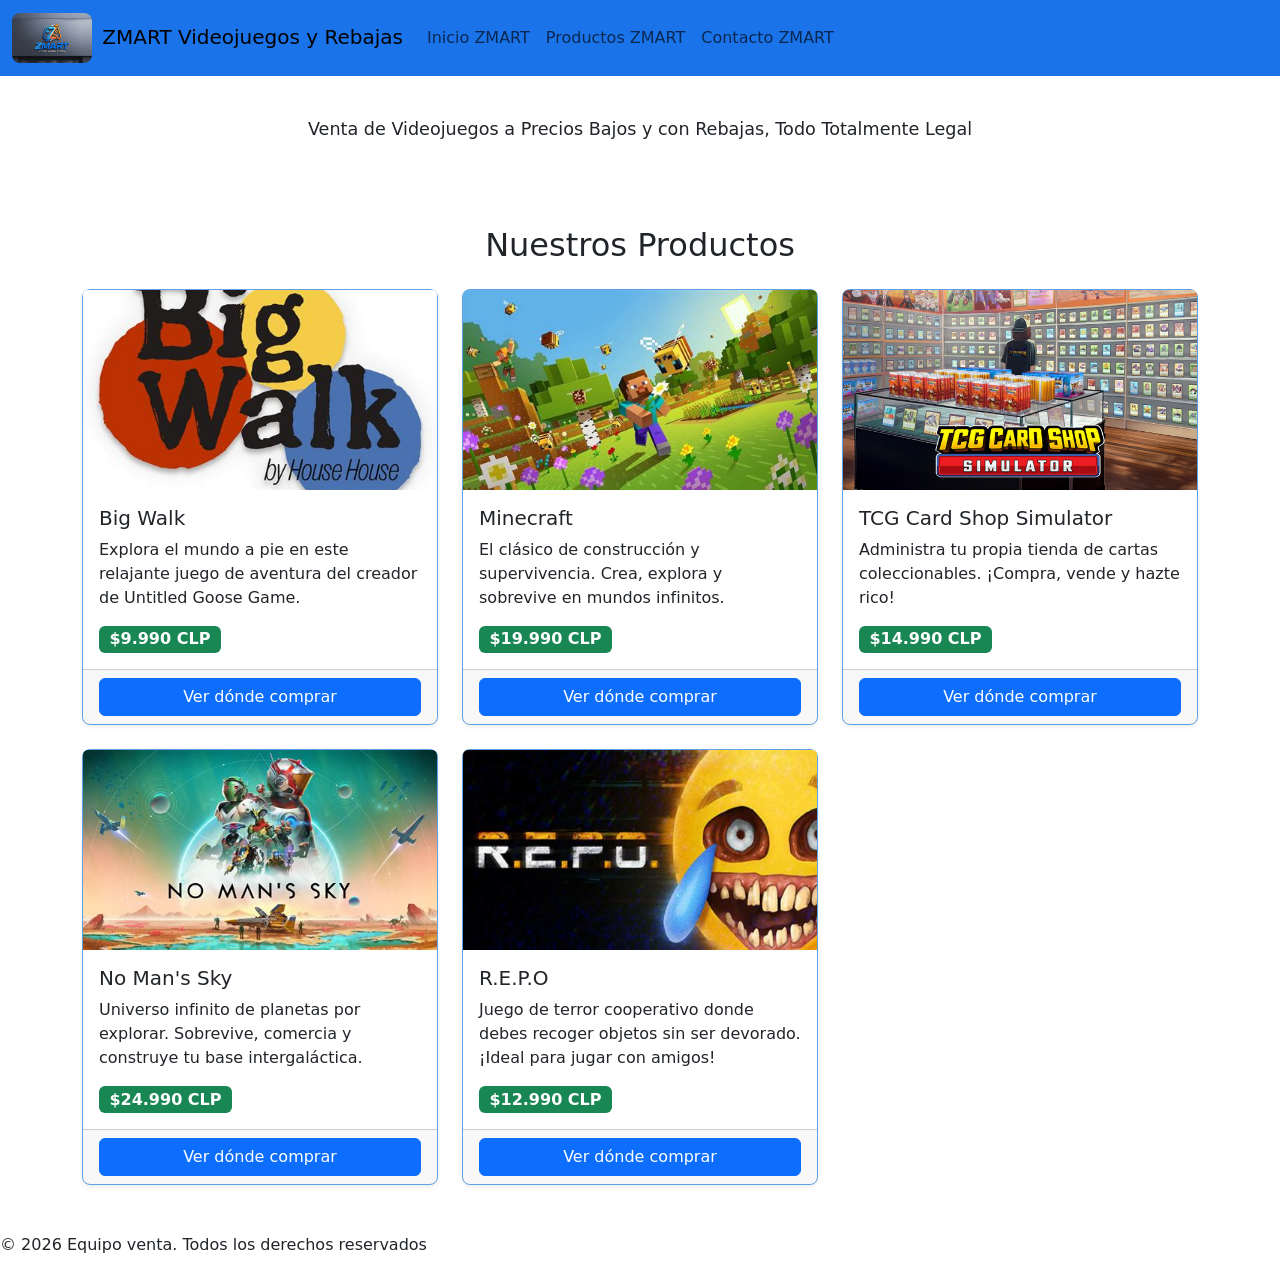
<file: index.html>
<!DOCTYPE html>
<html lang="es">
<head>
    <meta charset="UTF-8">
    <meta name="viewport" content="width=device-width, initial-scale=1.0">
    <title>Tienda ZMART</title>
    <link href="https://cdn.jsdelivr.net/npm/bootstrap@5.3.3/dist/css/bootstrap.min.css" rel="stylesheet">
    <link rel="stylesheet" href="assets/style.css">
</head>

<body>

<header>
    <nav class="navbar navbar-expand-lg menu-principal">
        <div class="container-fluid">
            <a class="navbar-brand" href="index.html">
                <img src="assets/img/imagen-logo.jpg" alt="Logo de la tienda" class="logo-sitio">
                ZMART Videojuegos y Rebajas
            </a>
            <button class="navbar-toggler" type="button" data-bs-toggle="collapse" data-bs-target="#navbarNav">
                <span class="navbar-toggler-icon"></span>
            </button>
            <div class="collapse navbar-collapse" id="navbarNav">
                <ul class="navbar-nav">
                    <li class="nav-item">
                        <a class="nav-link" href="index.html">Inicio ZMART</a>
                    </li>
                    <li class="nav-item">
                        <a class="nav-link" href="#productos">Productos ZMART</a>
                    </li>
                    <li class="nav-item">
                        <a class="nav-link" href="contacto.html">Contacto ZMART</a>
                    </li>
                </ul>
            </div>
        </div>
    </nav>

</header>

<main>
    <article class="extracto-empresa">
        <p>Venta de Videojuegos a Precios Bajos y con Rebajas, Todo Totalmente Legal</p>
    </article>

    <section class="container my-5" id="productos">
        <h2 class="titulo-seccion"> Nuestros Productos</h2>
        <div class="row row-cols-1 row-cols-md-3 g-4">

            <article class="col">
                <div class="card h-100 shadow-sm">
                    <img src="assets/img/Imagen-Big-Walk.jpg"
                         class="card-img-top img-juego" alt="Big Walk">
                    <div class="card-body">
                        <h5 class="card-title">Big Walk</h5>
                        <p class="card-text">Explora el mundo a pie en este relajante juego de aventura del creador de Untitled Goose Game.</p>
                        <p class="card-text"><span class="badge bg-success fs-6">$9.990 CLP</span></p>
                    </div>
                    <div class="card-footer">
                        <a href="comprar.html" class="btn btn-primary w-100">Ver dónde comprar</a>
                    </div>
                </div>
            </article>

            <article class="col">
                <div class="card h-100 shadow-sm">
                    <img src="assets/img/imagen-minecraft.jpg"
                         class="card-img-top img-juego" alt="Minecraft">
                    <div class="card-body">
                        <h5 class="card-title">Minecraft</h5>
                        <p class="card-text">El clásico de construcción y supervivencia. Crea, explora y sobrevive en mundos infinitos.</p>
                        <p class="card-text"><span class="badge bg-success fs-6">$19.990 CLP</span></p>
                    </div>
                    <div class="card-footer">
                        <a href="comprar.html" class="btn btn-primary w-100">Ver dónde comprar</a>
                    </div>
                </div>
            </article>

            <article class="col">
                <div class="card h-100 shadow-sm">
                    <img src="assets/img/imagen-tcg-card-shop-simulator.jpg"
                         class="card-img-top img-juego" alt="TCG Card Shop Simulator">
                    <div class="card-body">
                        <h5 class="card-title">TCG Card Shop Simulator</h5>
                        <p class="card-text">Administra tu propia tienda de cartas coleccionables. ¡Compra, vende y hazte rico!</p>
                        <p class="card-text"><span class="badge bg-success fs-6">$14.990 CLP</span></p>
                    </div>
                    <div class="card-footer">
                        <a href="comprar.html" class="btn btn-primary w-100">Ver dónde comprar</a>
                    </div>
                </div>
            </article>

            <article class="col">
                <div class="card h-100 shadow-sm">
                    <img src="assets/img/Imagen-No-Man's-Sky.jpg"
                         class="card-img-top img-juego" alt="No Man's Sky">
                    <div class="card-body">
                        <h5 class="card-title">No Man's Sky</h5>
                        <p class="card-text">Universo infinito de planetas por explorar. Sobrevive, comercia y construye tu base intergaláctica.</p>
                        <p class="card-text"><span class="badge bg-success fs-6">$24.990 CLP</span></p>
                    </div>
                    <div class="card-footer">
                        <a href="comprar.html" class="btn btn-primary w-100">Ver dónde comprar</a>
                    </div>
                </div>
            </article>

            <article class="col">
                <div class="card h-100 shadow-sm">
                    <img src="assets/img/Imagen-R.E.P.O.jpg"
                         class="card-img-top img-juego" alt="R.E.P.O">
                    <div class="card-body">
                        <h5 class="card-title">R.E.P.O</h5>
                        <p class="card-text">Juego de terror cooperativo donde debes recoger objetos sin ser devorado. ¡Ideal para jugar con amigos!</p>
                        <p class="card-text"><span class="badge bg-success fs-6">$12.990 CLP</span></p>
                    </div>
                    <div class="card-footer">
                        <a href="comprar.html" class="btn btn-primary w-100">Ver dónde comprar</a>
                    </div>
                </div>
            </article>

        </div>
    </section>

</main>
    <footer class="pie-pagina">
        <p>&copy; 2026 Equipo venta. Todos los derechos reservados</p>
    </footer>

    <script src="https://cdn.jsdelivr.net/npm/bootstrap@5.3.3/dist/js/bootstrap.bundle.min.js"></script>
</body>
</html>
</file>
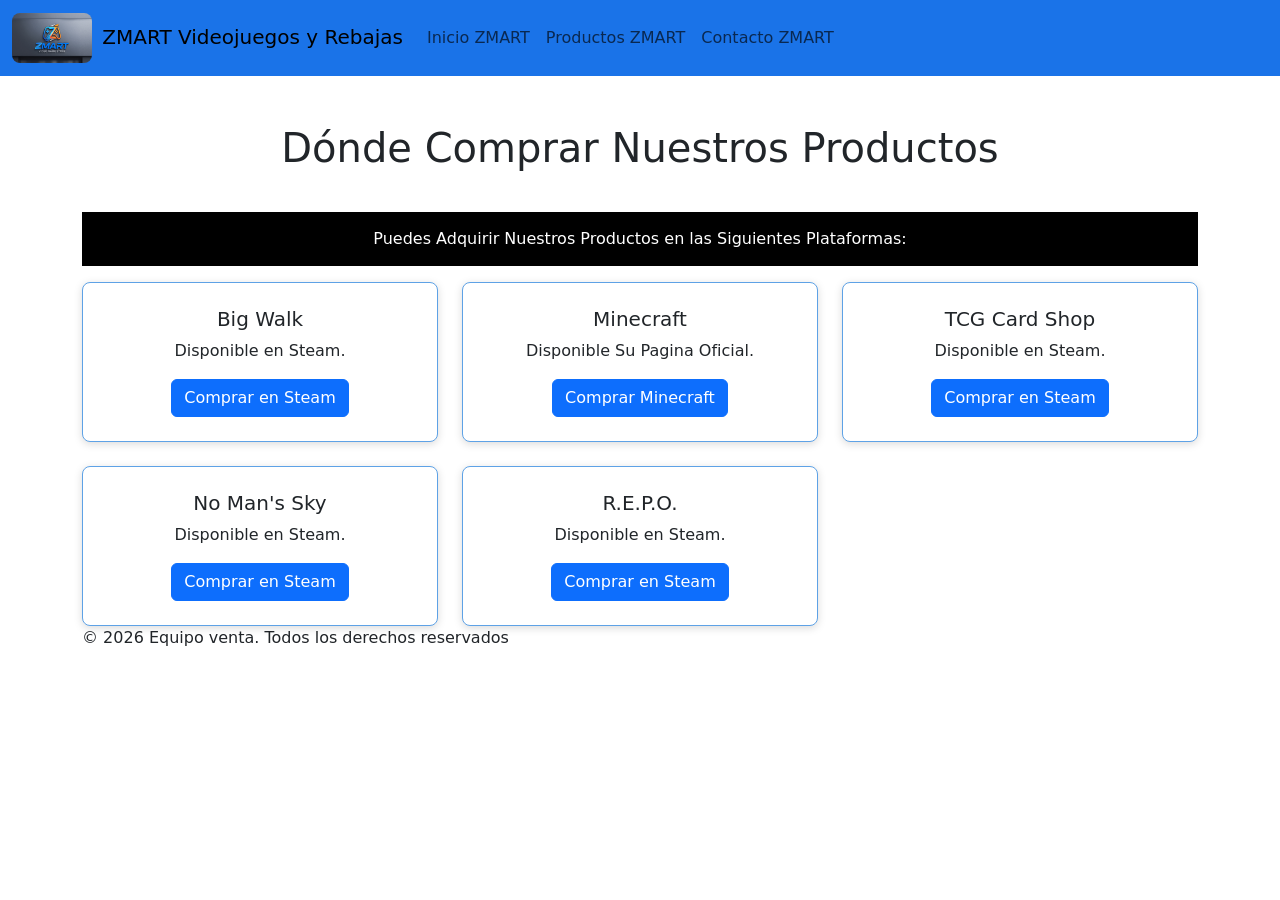
<file: comprar.html>
<!DOCTYPE html>
<html lang="es">
<head>
    <meta charset="UTF-8">
    <meta name="viewport" content="width=device-width, initial-scale=1.0">
    <title>Dónde Comprar - ZMART</title>
    <link href="https://cdn.jsdelivr.net/npm/bootstrap@5.3.3/dist/css/bootstrap.min.css" rel="stylesheet">
    <link rel="stylesheet" href="assets/style.css">
</head>

<nav class="navbar navbar-expand-lg menu-principal">
    <div class="container-fluid">
        <a class="navbar-brand" href="index.html">
            <img src="assets/img/imagen-logo.jpg" alt="Logo de la tienda" class="logo-sitio">
            ZMART Videojuegos y Rebajas
        </a>
        <button class="navbar-toggler" type="button" data-bs-toggle="collapse" data-bs-target="#navbarNav">
            <span class="navbar-toggler-icon"></span>
        </button>
        <div class="collapse navbar-collapse" id="navbarNav">
            <ul class="navbar-nav">
                <li class="nav-item">
                        <a class="nav-link" href="index.html">Inicio ZMART</a>
                    </li>
                    <li class="nav-item">
                        <a class="nav-link" href="#productos">Productos ZMART</a>
                    </li>
                    <li class="nav-item">
                        <a class="nav-link" href="contacto.html">Contacto ZMART</a>
                    </li>
            </ul>
        </div>
    </div>
</nav>

<div class="container my-5">
    <h1 class="titulo-seccion">Dónde Comprar Nuestros Productos</h1>
    <p class="subtitulo-comprar">Puedes Adquirir Nuestros Productos en las Siguientes Plataformas:</p>

    <div class="row row-cols-1 row-cols-md-3 g-4">

    <div class="col">
        <div class="card h-100">
            <div class="car-body card-comprar">
                <h5 class="card-title">Big Walk</h5>
                <p class="card-text">Disponible en Steam.</p>
                <a href="https://store.steampowered.com/app/1478500/Big_Walk/" class="btn btn-primary" target="_blank">Comprar en Steam</a>
            </div>
        </div>        
    </div>


    <div class="col">
        <div class="card h-100">
            <div class="car-body card-comprar">
                <h5 class="card-title">Minecraft</h5>
                <p class="card-text">Disponible Su Pagina Oficial.</p>
                <a href="https://www.minecraft.net/es-es/about-minecraft" class="btn btn-primary" target="_blank">Comprar Minecraft</a>
            </div>
        </div>
    </div>

    <div class="col">
        <div class="card h-100">
            <div class="car-body card-comprar">
                <h5 class="card-title">TCG Card Shop</h5>
                <p class="card-text">Disponible en Steam.</p>
                <a href="https://store.steampowered.com/app/3070070/TCG_Card_Shop_Simulator/" class="btn btn-primary" target="_blank">Comprar en Steam</a>
            </div>
        </div>
    </div>

    <div class="col">
        <div class="card h-100">
            <div class="car-body card-comprar">
                <h5 class="card-title">No Man's Sky</h5>
                <p class="card-text">Disponible en Steam.</p>
                <a href="https://store.steampowered.com/app/275850/No_Mans_Sky/" class="btn btn-primary" target="_blank">Comprar en Steam</a>
            </div>
        </div>
    </div>

    <div class="col">
        <div class="card h-100">
            <div class="car-body card-comprar">
                <h5 class="card-title">R.E.P.O.</h5>
                <p class="card-text">Disponible en Steam.</p>
                <a href="https://store.steampowered.com/app/3241660/REPO/" class="btn btn-primary" target="_blank">Comprar en Steam</a>
            </div>
        </div>
    </div>

</div>

    <footer class="pie-pagina">
        <p>&copy; 2026 Equipo venta. Todos los derechos reservados</p>
    </footer>

    <script src="https://cdn.jsdelivr.net/npm/bootstrap@5.3.3/dist/js/bootstrap.bundle.min.js"></script>
</body>
</html>
</file>
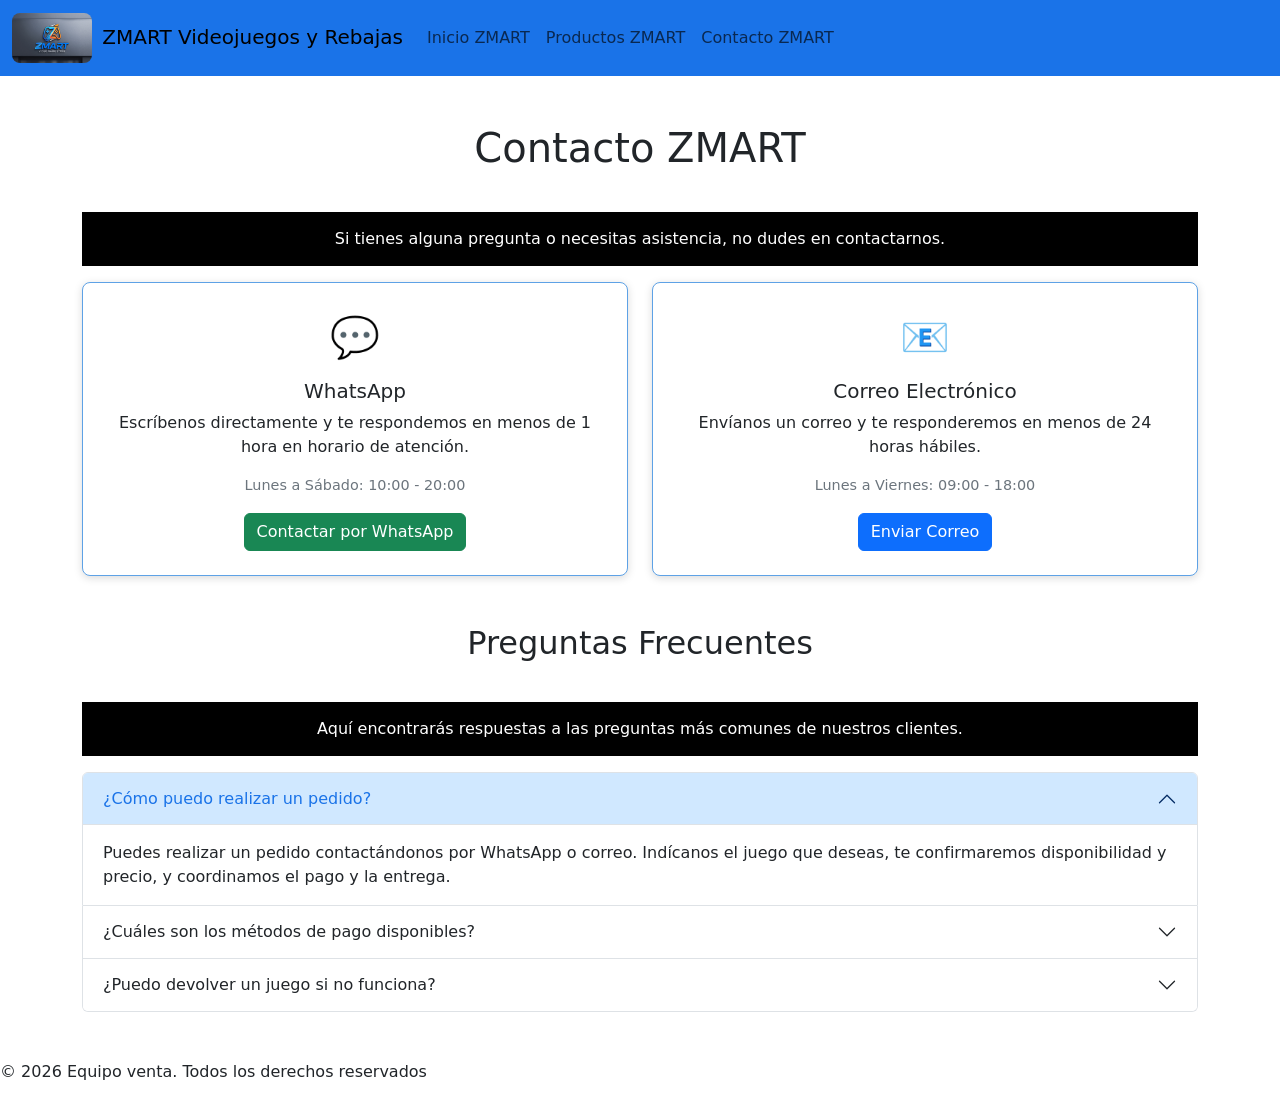
<file: contacto.html>
<!DOCTYPE html>
<html lang="es">
<head>
    <meta charset="UTF-8">
    <meta name="viewport" content="width=device-width, initial-scale=1.0">
    <title>Contacto - ZMART</title>
    <link href="https://cdn.jsdelivr.net/npm/bootstrap@5.3.3/dist/css/bootstrap.min.css" rel="stylesheet">
    <link rel="stylesheet" href="assets/style.css">
</head>

<body>

    <nav class="navbar navbar-expand-lg menu-principal">
        <div class="container-fluid">
            <a class="navbar-brand" href="index.html">
                <img src="assets/img/imagen-logo.jpg" alt="Logo de la tienda" class="logo-sitio">
                ZMART Videojuegos y Rebajas
            </a>
            <button class="navbar-toggler" type="button" data-bs-toggle="collapse" data-bs-target="#navbarNav">
                <span class="navbar-toggler-icon"></span>
            </button>
            <div class="collapse navbar-collapse" id="navbarNav">
                <ul class="navbar-nav">
                    <li class="nav-item">
                        <a class="nav-link" href="index.html">Inicio ZMART</a>
                    </li>
                    <li class="nav-item">
                        <a class="nav-link" href="index.html#productos">Productos ZMART</a>
                    </li>
                    <li class="nav-item">
                        <a class="nav-link" href="contacto.html">Contacto ZMART</a>
                    </li>
                </ul>
            </div>
        </div>
    </nav>

    <div class="container my-5">

        <h1 class="titulo-seccion"> Contacto ZMART</h1>
        <p class="subtitulo-comprar">Si tienes alguna pregunta o necesitas asistencia, no dudes en contactarnos.</p>

        <div class="row row-cols-1 row-cols-md-2 g-4 mb-5">

            <div class="col">
                <div class="card h-100">
                    <div class="card-body card-comprar">
                        <div class="icono-contacto">💬</div>
                        <h5 class="card-title">WhatsApp</h5>
                        <p class="card-text">Escríbenos directamente y te respondemos en menos de 1 hora en horario de atención.</p>
                        <p class="card-text texto-horario">Lunes a Sábado: 10:00 - 20:00</p>
                        <a href="https://wa.me/56912345678" class="btn btn-success" target="_blank">Contactar por WhatsApp</a>
                    </div>
                </div>
            </div>

            <div class="col">
                <div class="card h-100">
                    <div class="card-body card-comprar">
                        <div class="icono-contacto">📧</div>
                        <h5 class="card-title">Correo Electrónico</h5>
                        <p class="card-text">Envíanos un correo y te responderemos en menos de 24 horas hábiles.</p>
                        <p class="card-text texto-horario">Lunes a Viernes: 09:00 - 18:00</p>
                        <a href="mailto:contacto@zmart.cl" class="btn btn-primary">Enviar Correo</a>
                    </div>
                </div>
            </div>

        </div>

        <h2 class="titulo-seccion"> Preguntas Frecuentes</h2>
        <p class="subtitulo-comprar">Aquí encontrarás respuestas a las preguntas más comunes de nuestros clientes.</p>

        <div class="accordion mb-5" id="preguntasFrecuentes">

            <div class="accordion-item">
                <h2 class="accordion-header">
                    <button class="accordion-button" type="button" data-bs-toggle="collapse" data-bs-target="#pregunta1">
                        ¿Cómo puedo realizar un pedido?
                    </button>
                </h2>
                <div id="pregunta1" class="accordion-collapse collapse show" data-bs-parent="#preguntasFrecuentes">
                    <div class="accordion-body">
                        Puedes realizar un pedido contactándonos por WhatsApp o correo. Indícanos el juego que deseas, te confirmaremos disponibilidad y precio, y coordinamos el pago y la entrega.
                    </div>
                </div>
            </div>

            <div class="accordion-item">
                <h2 class="accordion-header">
                    <button class="accordion-button collapsed" type="button" data-bs-toggle="collapse" data-bs-target="#pregunta2">
                        ¿Cuáles son los métodos de pago disponibles?
                    </button>
                </h2>
                <div id="pregunta2" class="accordion-collapse collapse" data-bs-parent="#preguntasFrecuentes">
                    <div class="accordion-body">
                        Aceptamos transferencia bancaria, tarjeta de débito y crédito, efectivo en tienda física y MercadoPago para compras digitales.
                    </div>
                </div>
            </div>

            <div class="accordion-item">
                <h2 class="accordion-header">
                    <button class="accordion-button collapsed" type="button" data-bs-toggle="collapse" data-bs-target="#pregunta3">
                        ¿Puedo devolver un juego si no funciona?
                    </button>
                </h2>
                <div id="pregunta3" class="accordion-collapse collapse" data-bs-parent="#preguntasFrecuentes">
                    <div class="accordion-body">
                        Sí. Si una clave digital no funciona o un producto físico llega en mal estado, contáctanos dentro de las 48 horas siguientes a la compra y lo solucionamos sin costo adicional.
                    </div>
                </div>
            </div>

        </div>

    </div>

    <footer class="pie-pagina">
        <p>&copy; 2026 Equipo venta. Todos los derechos reservados</p>
    </footer>

    <script src="https://cdn.jsdelivr.net/npm/bootstrap@5.3.3/dist/js/bootstrap.bundle.min.js"></script>
</body>
</html>
</file>
<file: assets/style.css>
.body{
    background-color: #f0f3f5;
}

.menu-principal{
    background-color: #1a73e8;
}

.menu-principal .navbar-brand
.menu-principal .nav-link{
    color: #fff;
}

.menu-principal .nav-link:hover{
    color: #d0e8ff;
}

.logo-sitio{
    width: 80px;
    height: 50px;
    border-radius: 8px;
    margin-right: 4px;
}

.extracto-empresa{
    text-align: center;
    padding: 20px;
    font-size: 1.1rem;
}

@media (min-width: 1024px){
    .extracto-empresa{
        max-width: 800px;
        margin: 20px auto;
    }
}

.titulo-seccion{
    text-align: center;
    margin-bottom: 1.5rem;
}

.img-juego{
    height: 200px;
    object-fit: cover;
    width: 100%;
    display: block;
}

.card{
    border: 1px solid #5ea2e6;
    border-radius: 8px;
    box-shadow: 0 2px 8px rgba(0, 0, 0, 0.15);
}

.card-comprar{
    text-align: center;
    padding: 1.5rem;
}

.subtitulo-comprar{
    background-color: black;
    color: white;
    text-align: center;
    padding: 15px;
    margin-top: 40px;
}

.icono-contacto{
    font-size: 2.5rem;
    margin-bottom: 0.75rem;
}

.texto-horario{
    color: #6c757d;
    font-size: 0.9rem;
}

.accordion-button:not(.collapsed) {
    background-color: #d0e8ff;
    color: #1a73e8;
}
</file>
